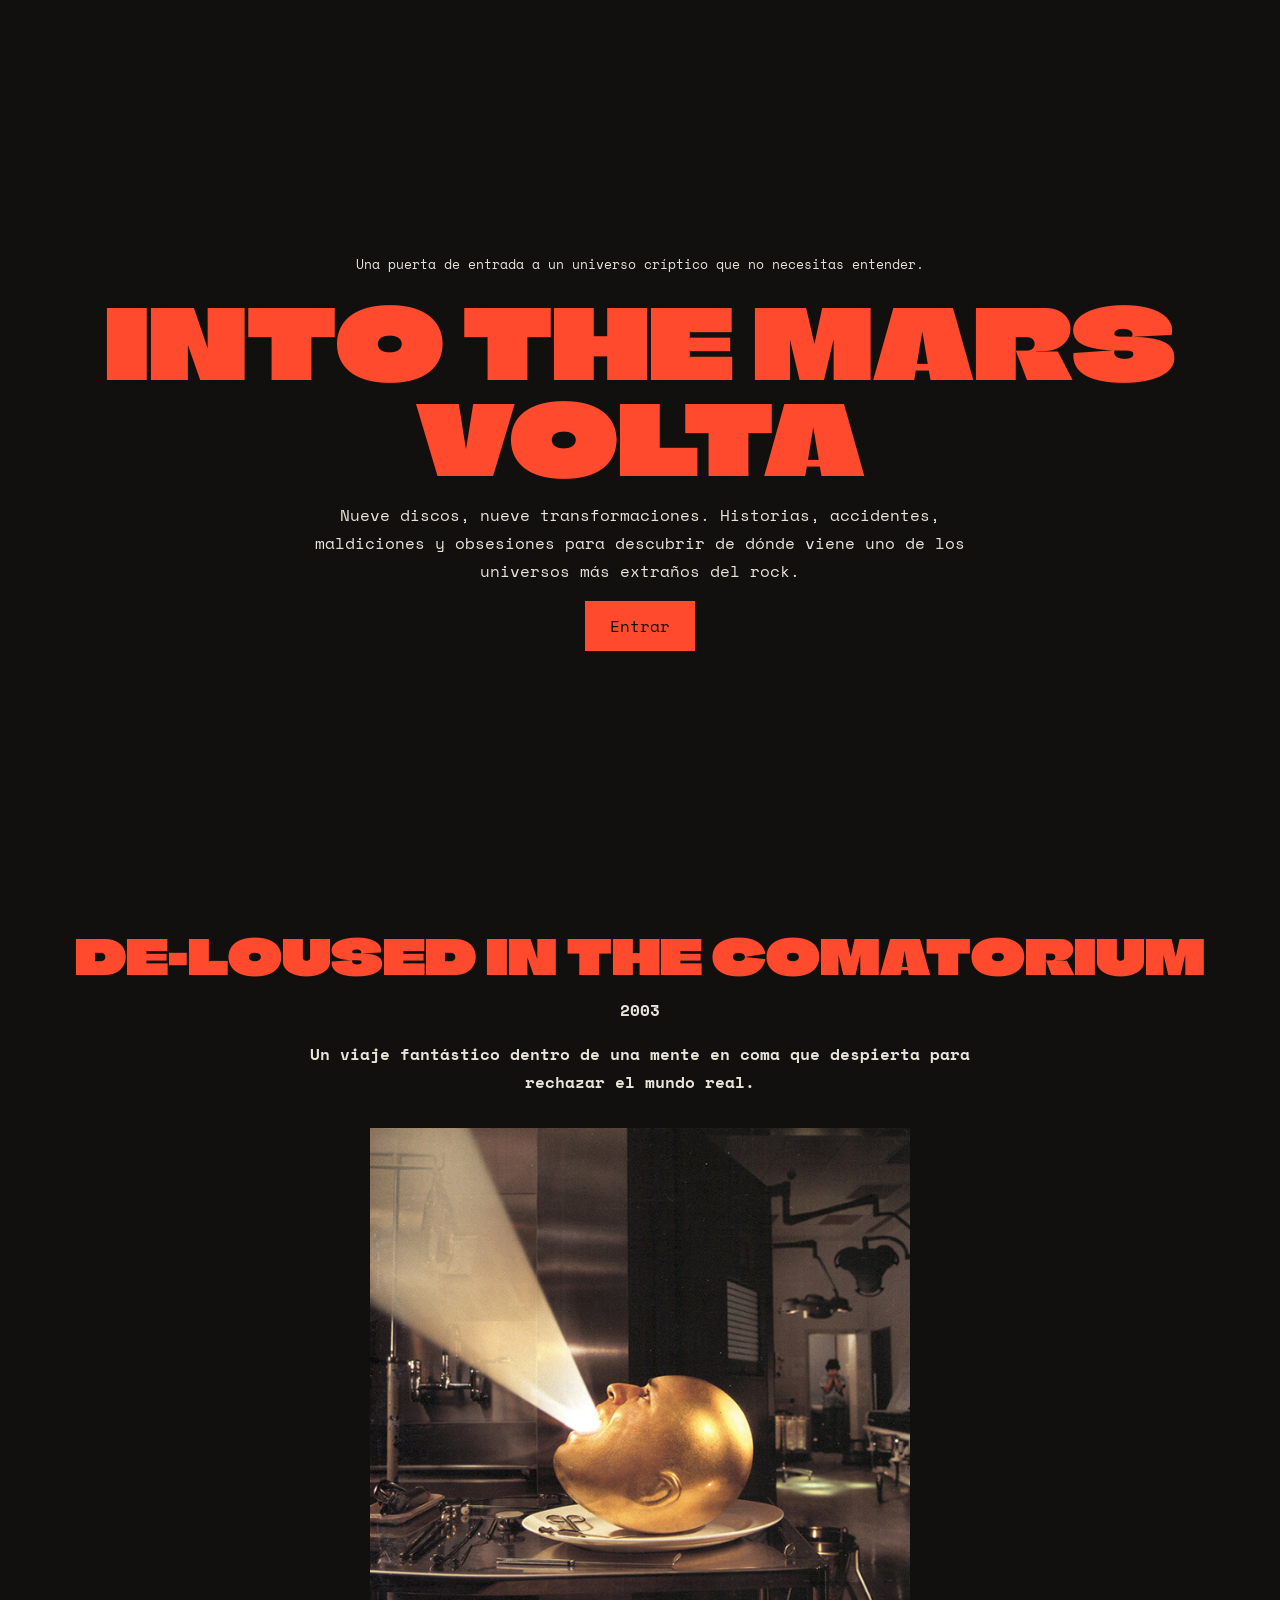
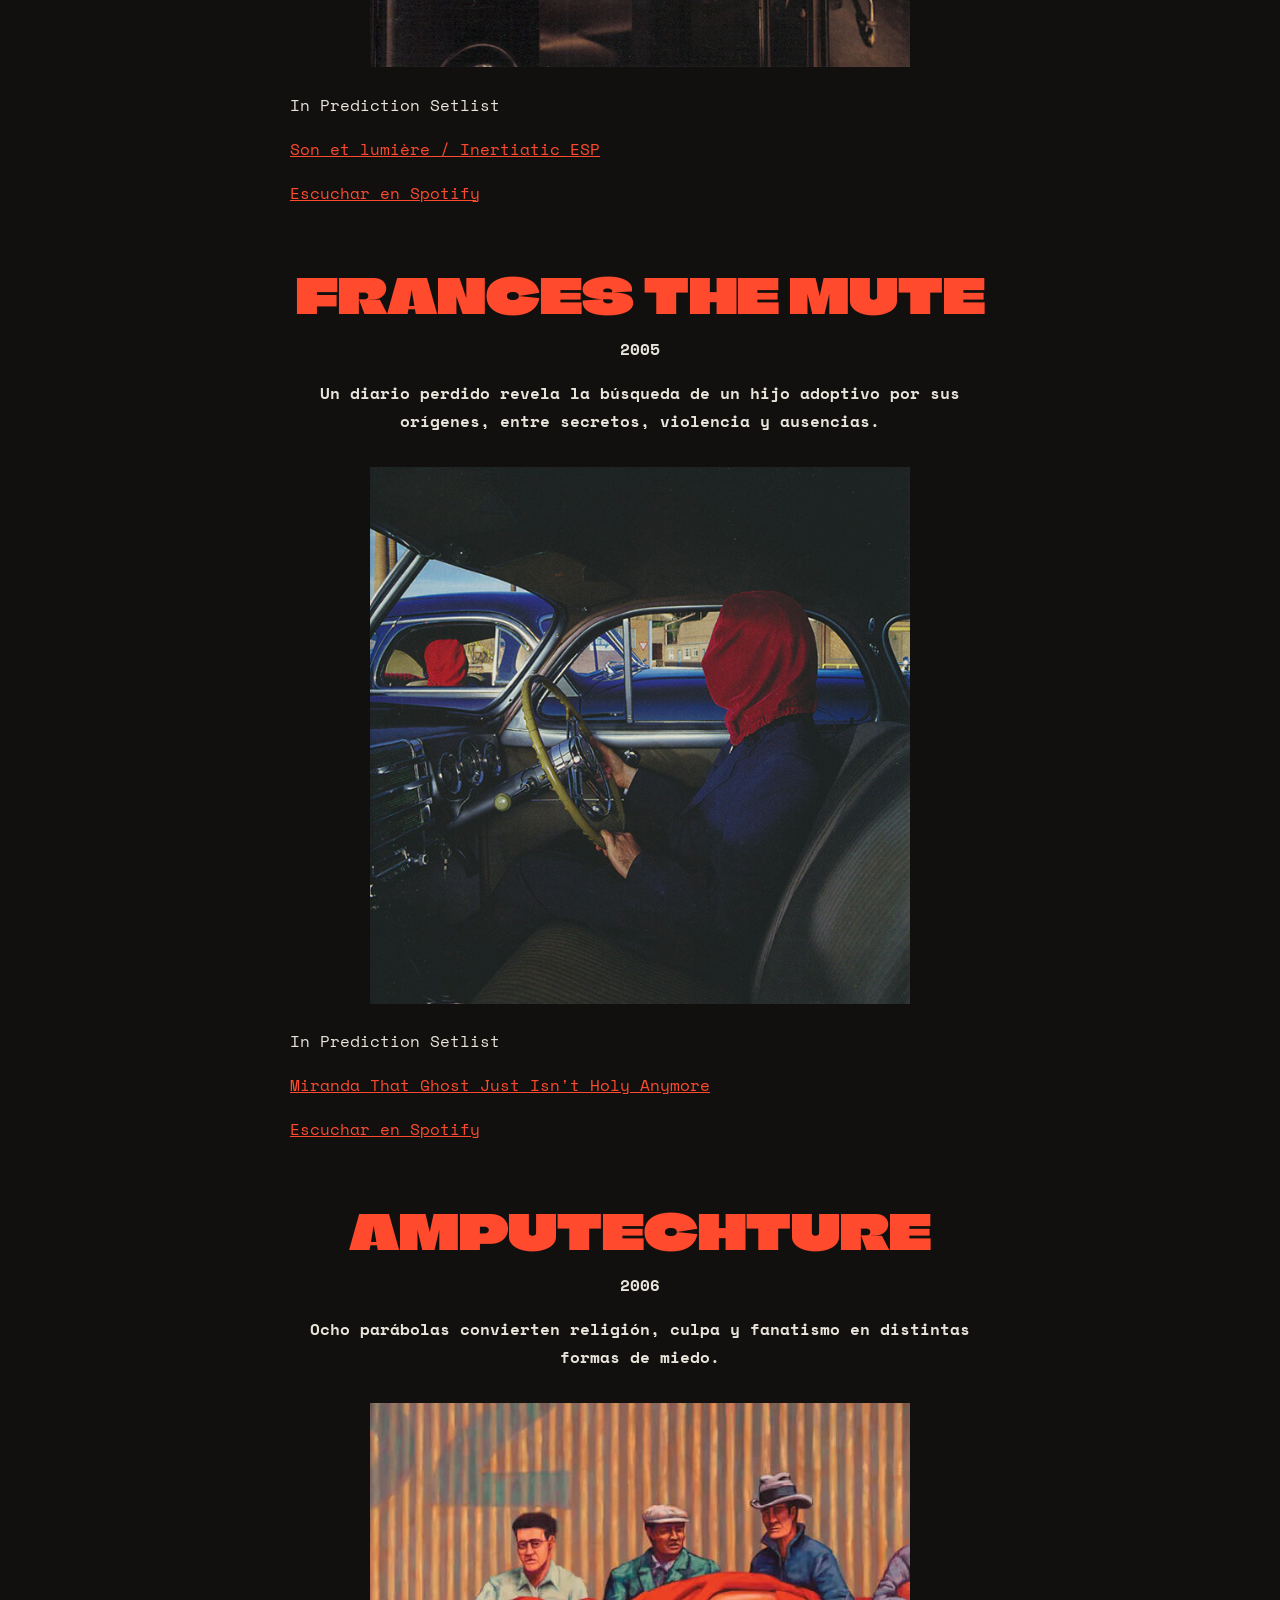
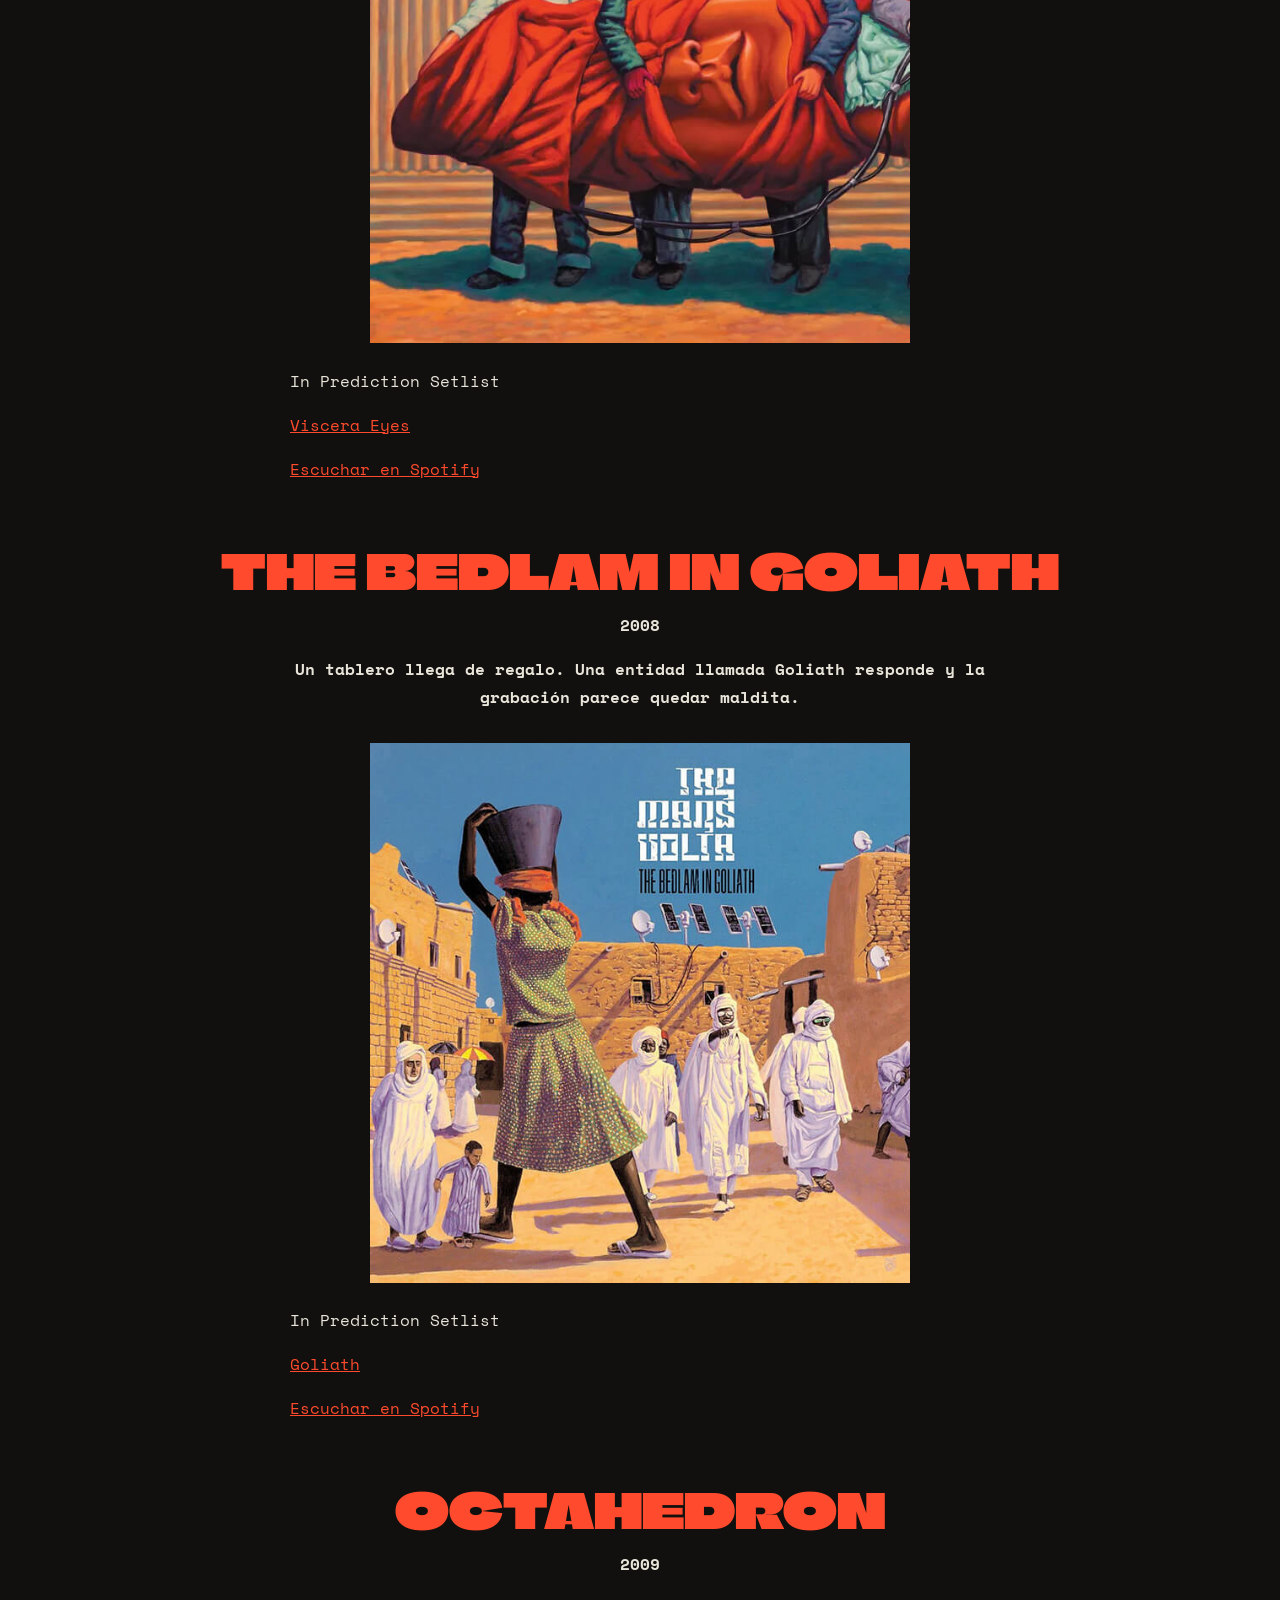
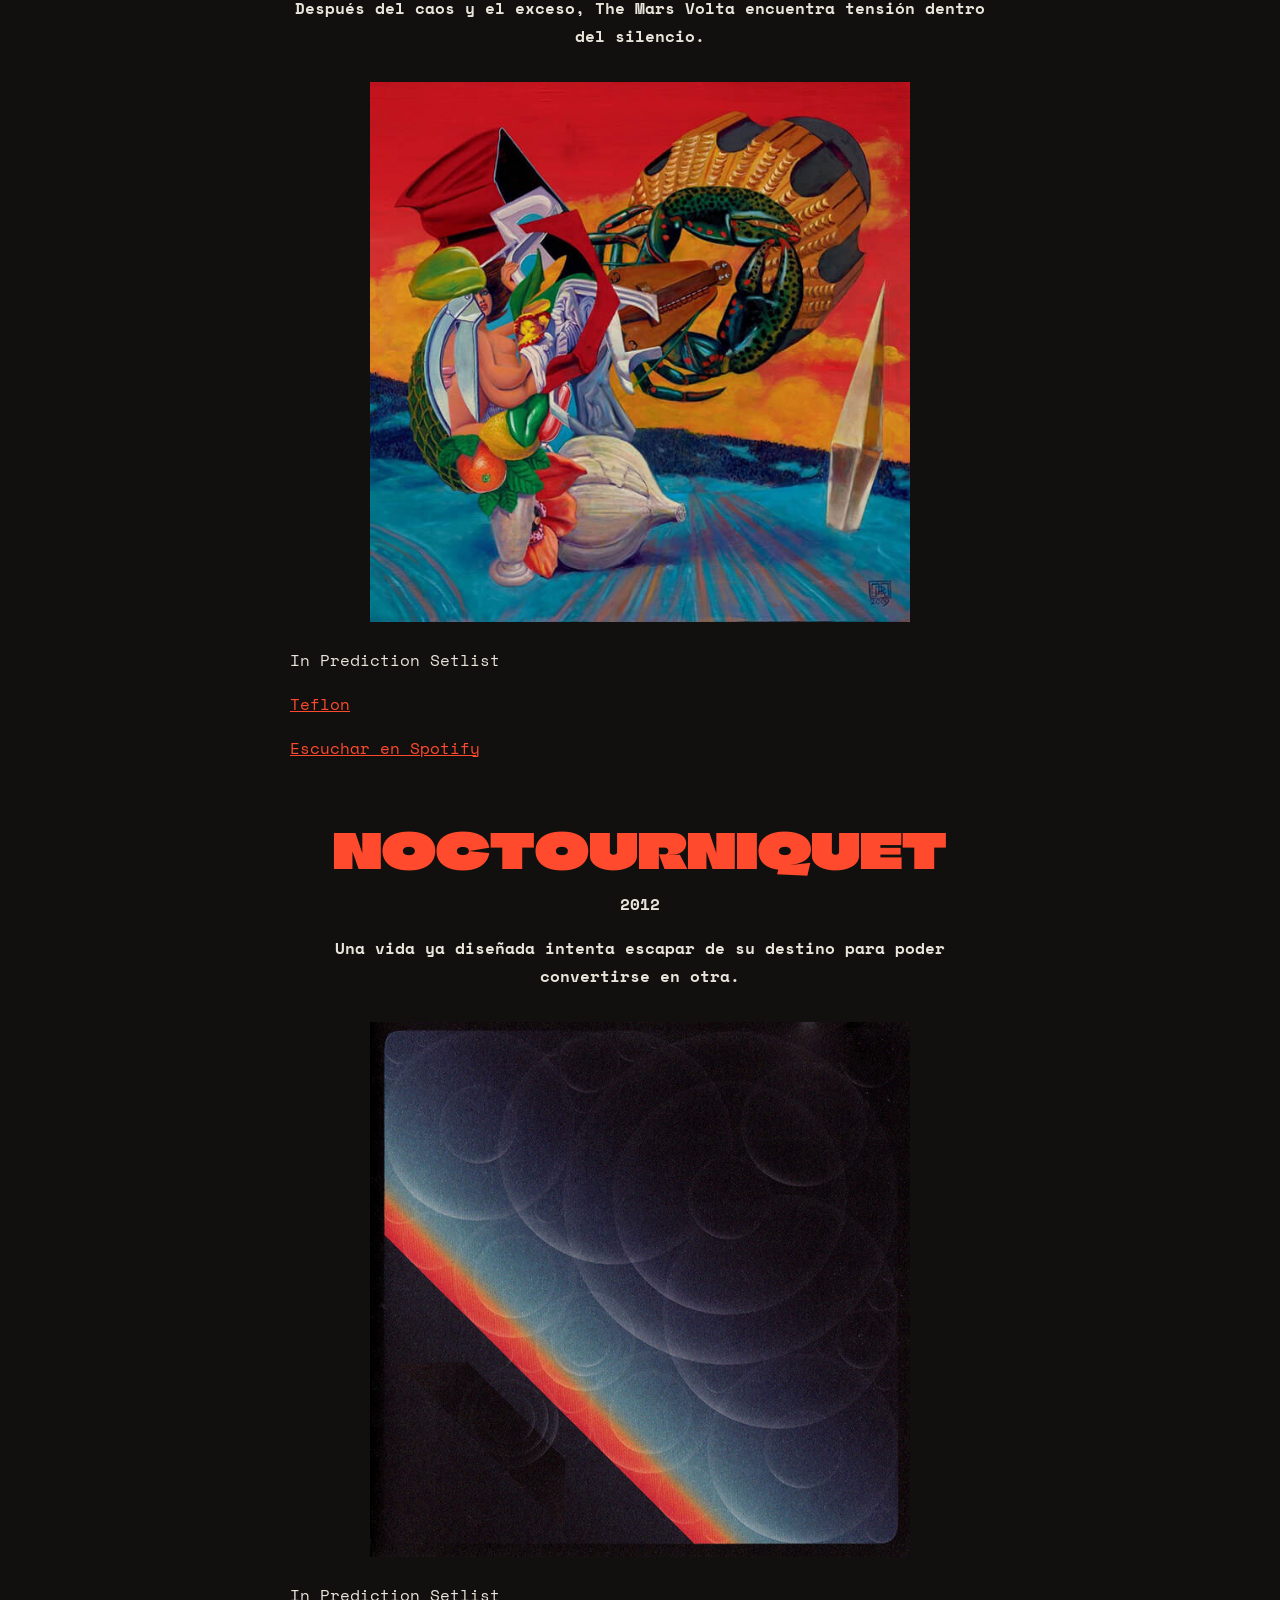
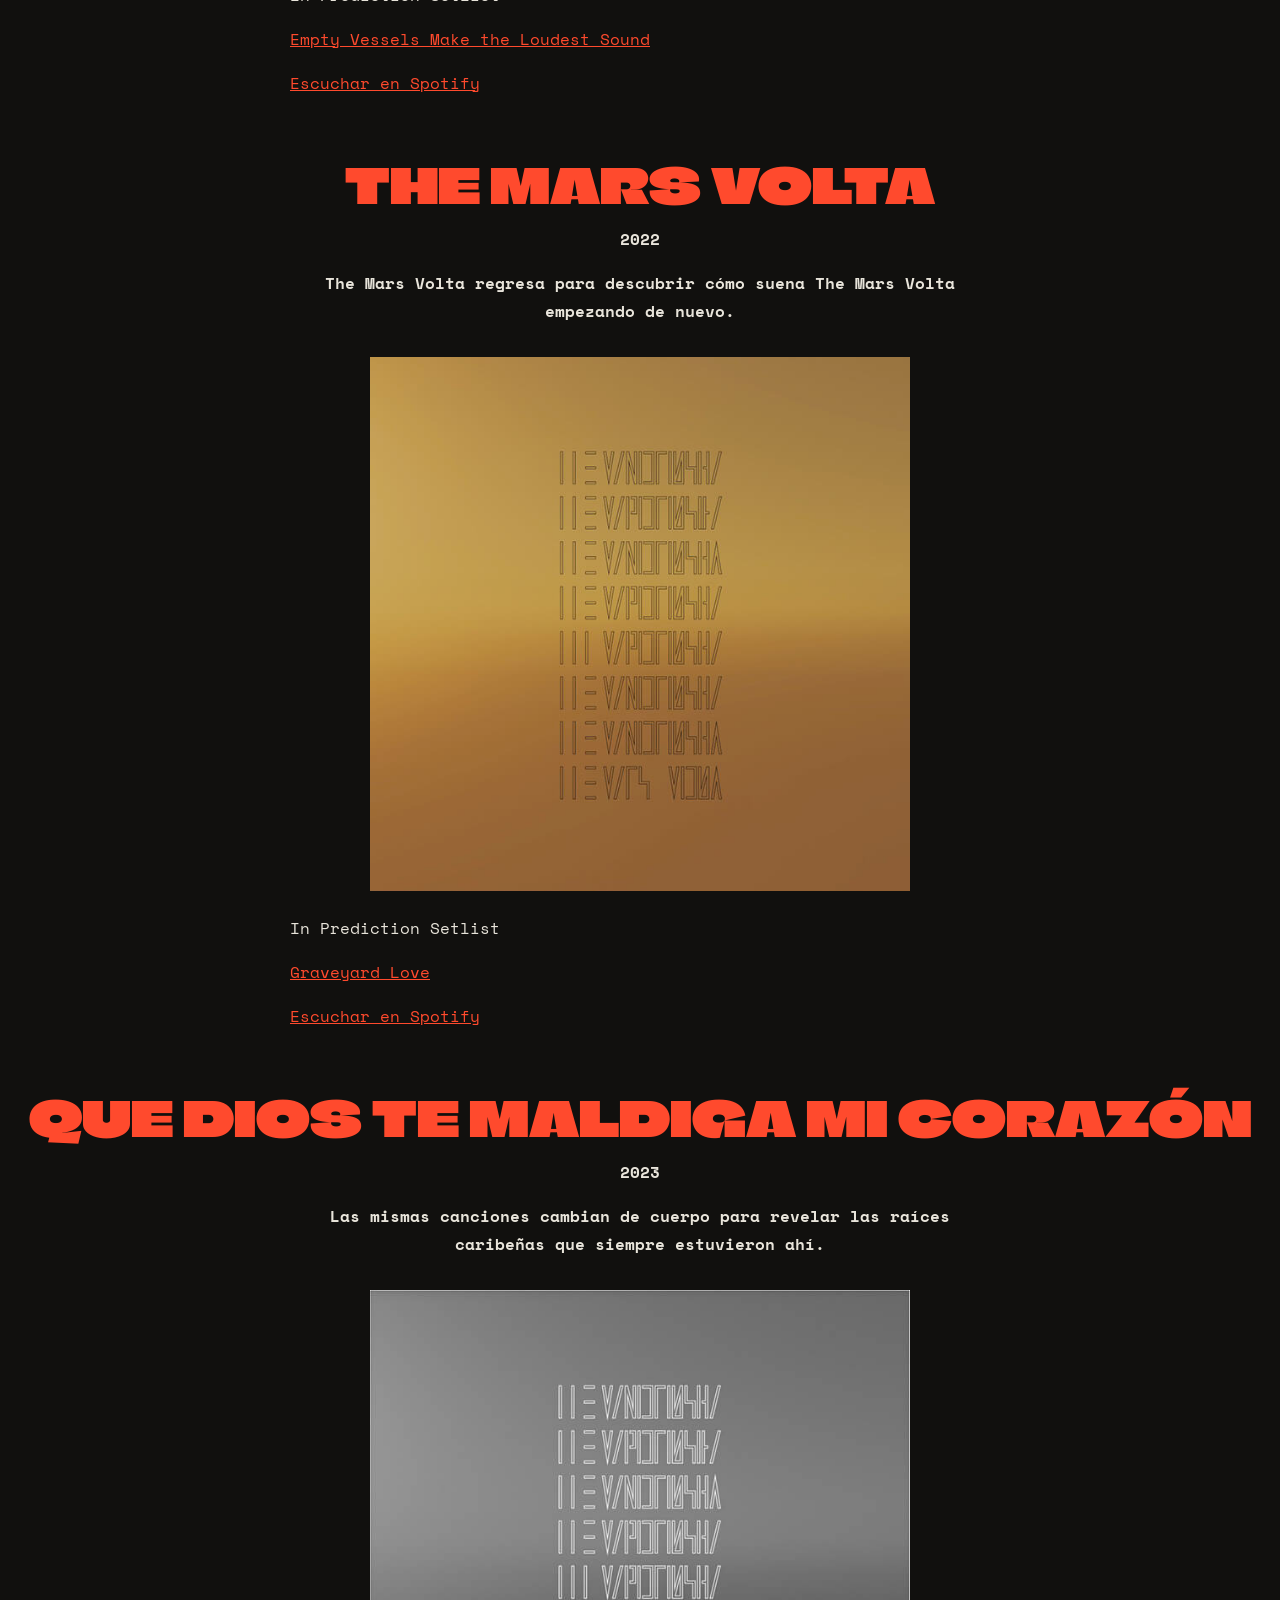
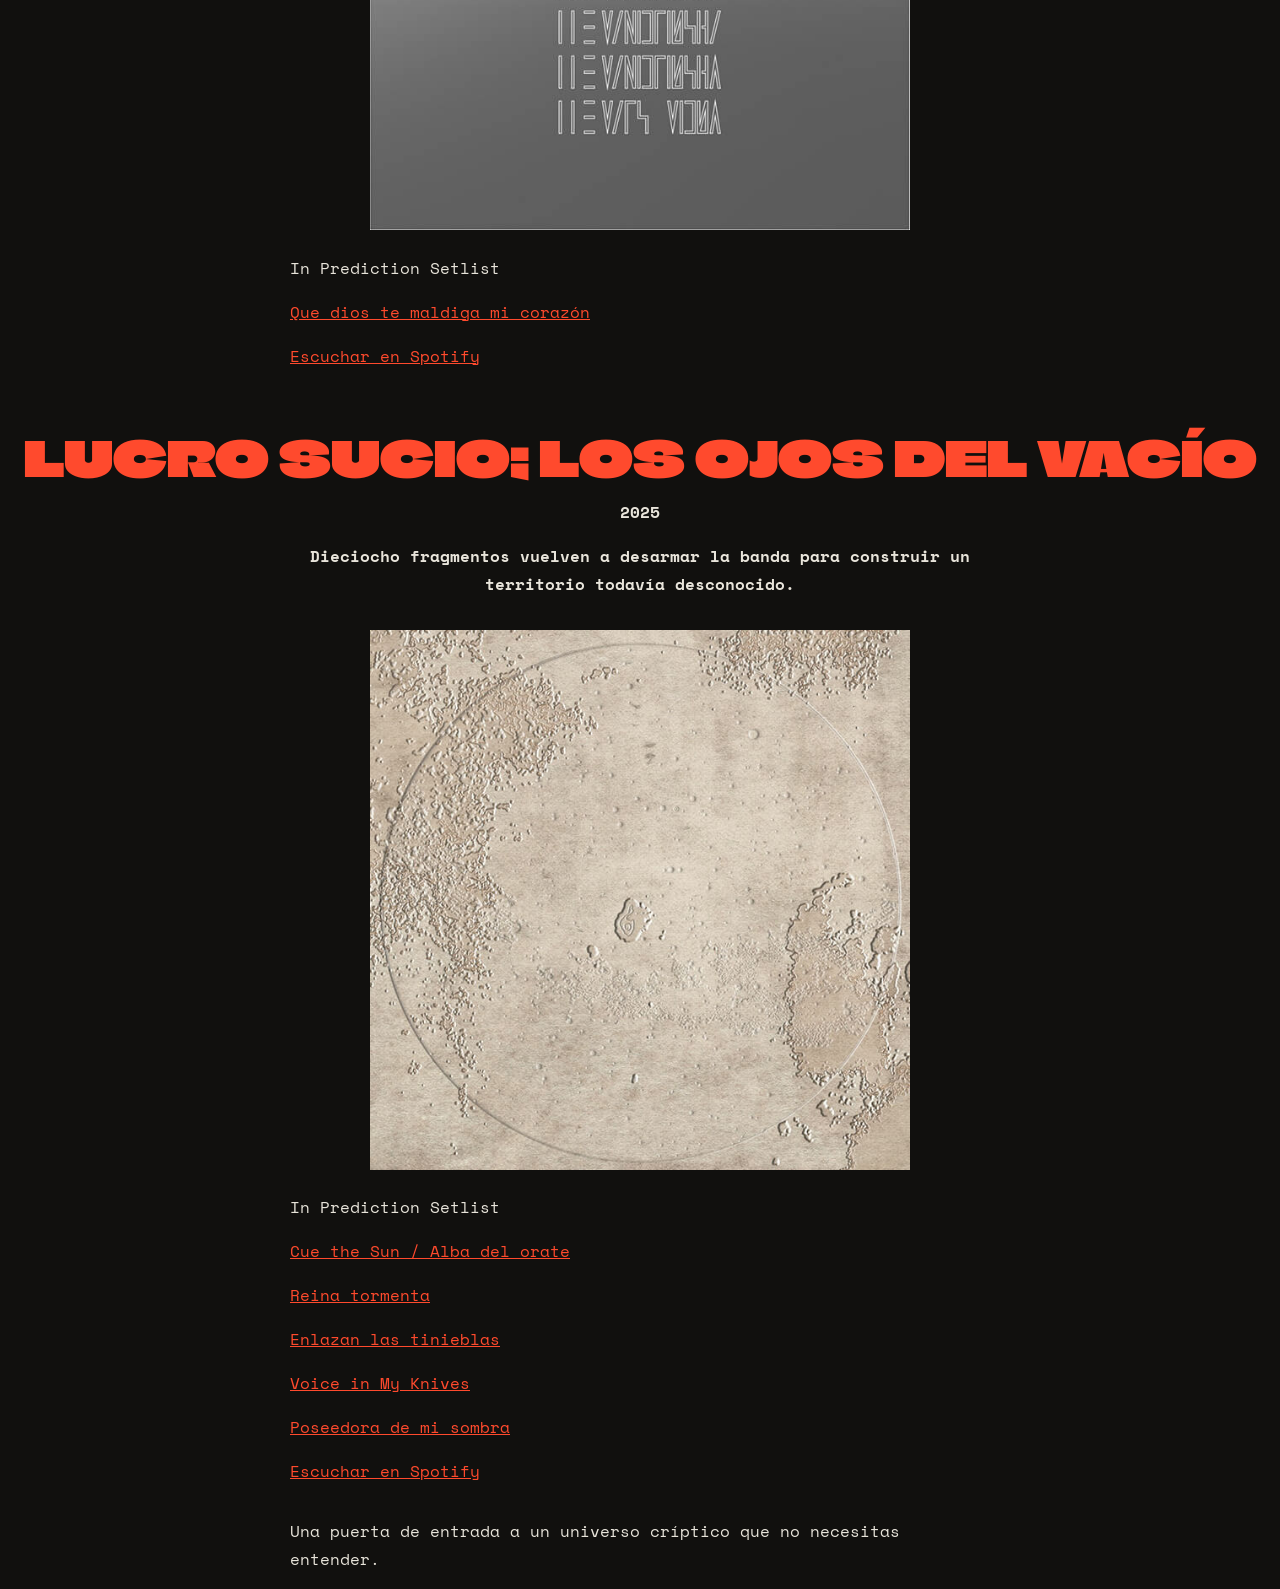
<file: index.html>
<!doctype html>

<html lang="es">
  <head>
    <!--
    HEAD
    Contiene información sobre el documento.
    Aquí podemos definir metadata, título, favicon y archivos externos.
  -->
    <meta charset="utf-8" />
    <meta content="width=device-width, initial-scale=1.0" name="viewport" />
    <link href="https://fonts.googleapis.com" rel="preconnect" />
    <link crossorigin="" href="https://fonts.gstatic.com" rel="preconnect" />
    <link
      href="https://fonts.googleapis.com/css2?family=Climate+Crisis:YEAR@1979..2050&family=Geist+Pixel:ELSH@0..100&family=League+Gothic:wdth@75..100&family=Nabla:EDPT,EHLT@0..200,0..24&family=Orbit&family=Space+Mono:ital,wght@0,400;0,700;1,400;1,700&family=Turret+Road:wght@200;300;400;500;700;800&family=Unbounded:wght@200..900&family=Vina+Sans&display=swap"
      rel="stylesheet"
    />
    <meta
      content="Una entrada al universo de The Mars Volta a través de las historias, ideas y transformaciones detrás de cada álbum."
      name="description"
    />
    <title>Into The Mars Volta</title>
    <!-- Favicon -->
    <link href="favicon.ico" rel="icon" />
    <!-- Hoja de estilos externa -->
    <link href="./css/style.css" rel="stylesheet" />
  </head>
  <body>
    <!--
    HEADER
    Contenido introductorio del documento.
  -->
    <header class="hero">
      <p>
        <small
          >Una puerta de entrada a un universo críptico que no necesitas
          entender.</small
        >
      </p>
      <h1>Into The Mars Volta</h1>
      <p>
        Nueve discos, nueve transformaciones. Historias, accidentes, maldiciones
        y obsesiones para descubrir de dónde viene uno de los universos más
        extraños del rock.
      </p>
      <a class="cta" href="#de-loused-in-the-comatorium">Entrar</a>
    </header>
    <!--
    MAIN
    Contiene el contenido principal del documento.
  -->
    <main>
      <section id="de-loused-in-the-comatorium">
        <header>
          <h2>De-Loused in the Comatorium</h2>
          <p><strong>2003</strong></p>
          <p>
            <strong
              >Un viaje fantástico dentro de una mente en coma que despierta
              para rechazar el mundo real.</strong
            >
          </p>
        </header>
        <figure>
          <a
            aria-label="Escuchar De-Loused in the Comatorium en Spotify"
            href="https://open.spotify.com/album/0CA2EVHhRPR5VPV78KZw89"
            rel="noopener"
            target="_blank"
            ><img
              alt="Portada de De-Loused in the Comatorium"
              src="./img/deloused-in-the-comatorium.jpg"
          /></a>
        </figure>
        <ul class="enlaces-album">
          <li>In Prediction Setlist</li>
          <li>
            <a
              href="https://www.setlist.fm/search?query=Son+et+lumi%C3%A8re+Inertiatic+ESP"
              rel="noopener"
              target="_blank"
              >Son et lumière / Inertiatic ESP</a
            >
          </li>
        </ul>
        <p>
          <a
            href="https://open.spotify.com/album/0CA2EVHhRPR5VPV78KZw89"
            rel="noopener"
            target="_blank"
            >Escuchar en Spotify</a
          >
        </p>
      </section>
      <section id="frances-the-mute">
        <header>
          <h2>Frances the Mute</h2>
          <p><strong>2005</strong></p>
          <p>
            <strong
              >Un diario perdido revela la búsqueda de un hijo adoptivo por sus
              orígenes, entre secretos, violencia y ausencias.</strong
            >
          </p>
        </header>
        <figure>
          <a
            aria-label="Escuchar Frances the Mute en Spotify"
            href="https://open.spotify.com/album/30iqYID1JMBXLVFfErwTSd"
            rel="noopener"
            target="_blank"
            ><img
              alt="Portada de Frances the Mute"
              src="./img/frances-the-mute.jpg"
          /></a>
        </figure>
        <ul class="enlaces-album">
          <li>In Prediction Setlist</li>
          <li>
            <a
              href="https://www.setlist.fm/search?query=Miranda+That+Ghost+Just+Isnt+Holy+Anymore"
              rel="noopener"
              target="_blank"
              >Miranda That Ghost Just Isn't Holy Anymore</a
            >
          </li>
        </ul>
        <p>
          <a
            href="https://open.spotify.com/album/30iqYID1JMBXLVFfErwTSd"
            rel="noopener"
            target="_blank"
            >Escuchar en Spotify</a
          >
        </p>
      </section>
      <section id="amputechture">
        <header>
          <h2>Amputechture</h2>
          <p><strong>2006</strong></p>
          <p>
            <strong
              >Ocho parábolas convierten religión, culpa y fanatismo en
              distintas formas de miedo.</strong
            >
          </p>
        </header>
        <figure>
          <a
            aria-label="Escuchar Amputechture en Spotify"
            href="https://open.spotify.com/album/5OISte8J6DV61Vad0W0Cv9"
            rel="noopener"
            target="_blank"
            ><img
              alt="Portada de Amputechture"
              src="./img/amputechture.jpg"
          /></a>
        </figure>
        <ul class="enlaces-album">
          <li>In Prediction Setlist</li>
          <li>
            <a
              href="https://www.setlist.fm/search?query=Viscera+Eyes"
              rel="noopener"
              target="_blank"
              >Viscera Eyes</a
            >
          </li>
        </ul>
        <p>
          <a
            href="https://open.spotify.com/album/5OISte8J6DV61Vad0W0Cv9"
            rel="noopener"
            target="_blank"
            >Escuchar en Spotify</a
          >
        </p>
      </section>
      <section id="the-bedlam-in-goliath">
        <header>
          <h2>The Bedlam in Goliath</h2>
          <p><strong>2008</strong></p>
          <p>
            <strong
              >Un tablero llega de regalo. Una entidad llamada Goliath responde
              y la grabación parece quedar maldita.</strong
            >
          </p>
        </header>
        <figure>
          <a
            aria-label="Escuchar The Bedlam in Goliath en Spotify"
            href="https://open.spotify.com/album/62t7avflSxMRfEoJEhFikS"
            rel="noopener"
            target="_blank"
            ><img
              alt="Portada de The Bedlam in Goliath"
              src="./img/the-bedlam-in-goliat.jpg"
          /></a>
        </figure>
        <ul class="enlaces-album">
          <li>In Prediction Setlist</li>
          <li>
            <a
              href="https://www.setlist.fm/search?query=Goliath"
              rel="noopener"
              target="_blank"
              >Goliath</a
            >
          </li>
        </ul>
        <p>
          <a
            href="https://open.spotify.com/album/62t7avflSxMRfEoJEhFikS"
            rel="noopener"
            target="_blank"
            >Escuchar en Spotify</a
          >
        </p>
      </section>
      <section id="octahedron">
        <header>
          <h2>Octahedron</h2>
          <p><strong>2009</strong></p>
          <p>
            <strong
              >Después del caos y el exceso, The Mars Volta encuentra tensión
              dentro del silencio.</strong
            >
          </p>
        </header>
        <figure>
          <a
            aria-label="Escuchar Octahedron en Spotify"
            href="https://open.spotify.com/album/4xXNbd7MX40ITAp04aQZrh"
            rel="noopener"
            target="_blank"
            ><img
              alt="Portada de Octahedron"
              src="./img/octahedron.jpg"
          /></a>
        </figure>
        <ul class="enlaces-album">
          <li>In Prediction Setlist</li>
          <li>
            <a
              href="https://www.setlist.fm/search?query=Teflon"
              rel="noopener"
              target="_blank"
              >Teflon</a
            >
          </li>
        </ul>
        <p>
          <a
            href="https://open.spotify.com/album/4xXNbd7MX40ITAp04aQZrh"
            rel="noopener"
            target="_blank"
            >Escuchar en Spotify</a
          >
        </p>
      </section>
      <section id="noctourniquet">
        <header>
          <h2>Noctourniquet</h2>
          <p><strong>2012</strong></p>
          <p>
            <strong
              >Una vida ya diseñada intenta escapar de su destino para poder
              convertirse en otra.</strong
            >
          </p>
        </header>
        <figure>
          <a
            aria-label="Escuchar Noctourniquet en Spotify"
            href="https://open.spotify.com/album/5GyGFzu6xezfUvT3eImX1G"
            rel="noopener"
            target="_blank"
            ><img
              alt="Portada de Noctourniquet"
              src="./img/noctourniquet.jpg"
          /></a>
        </figure>

        <ul class="enlaces-album">
          <li>In Prediction Setlist</li>
          <li>
            <a
              href="https://www.setlist.fm/search?query=Empty+Vessels+Make+the+Loudest+Sound"
              rel="noopener"
              target="_blank"
              >Empty Vessels Make the Loudest Sound</a
            >
          </li>
        </ul>
        <p>
          <a
            href="https://open.spotify.com/album/5GyGFzu6xezfUvT3eImX1G"
            rel="noopener"
            target="_blank"
            >Escuchar en Spotify</a
          >
        </p>
      </section>
      <section id="the-mars-volta">
        <header>
          <h2>The Mars Volta</h2>
          <p><strong>2022</strong></p>
          <p>
            <strong
              >The Mars Volta regresa para descubrir cómo suena The Mars Volta
              empezando de nuevo.</strong
            >
          </p>
        </header>
        <figure>
          <a
            aria-label="Escuchar The Mars Volta en Spotify"
            href="https://open.spotify.com/album/6teekrqj0fRPceftGFToBR"
            rel="noopener"
            target="_blank"
            ><img
              alt="Portada de The Mars Volta"
              src="./img/the-mars-volta.jpg"
          /></a>
        </figure>

        <ul class="enlaces-album">
          <li>In Prediction Setlist</li>
          <li>
            <a
              href="https://www.setlist.fm/search?query=Graveyard+Love"
              rel="noopener"
              target="_blank"
              >Graveyard Love</a
            >
          </li>
        </ul>
        <p>
          <a
            href="https://open.spotify.com/album/6teekrqj0fRPceftGFToBR"
            rel="noopener"
            target="_blank"
            >Escuchar en Spotify</a
          >
        </p>
      </section>
      <section id="que-dios-te-maldiga-mi-corazon">
        <header>
          <h2>Que Dios Te Maldiga Mi Corazón</h2>
          <p><strong>2023</strong></p>
          <p>
            <strong
              >Las mismas canciones cambian de cuerpo para revelar las raíces
              caribeñas que siempre estuvieron ahí.</strong
            >
          </p>
        </header>
        <figure>
          <a
            aria-label="Escuchar Que Dios Te Maldiga Mi Corazón en Spotify"
            href="https://open.spotify.com/album/2fggWjiMH2tQth1CwO2vKl"
            rel="noopener"
            target="_blank"
            ><img
              alt="Portada de Que Dios Te Maldiga Mi Corazón"
              src="./img/que-dios-te-maldiga-corazon.jpg"
          /></a>
        </figure>
        <ul class="enlaces-album">
          <li>In Prediction Setlist</li>
          <li>
            <a
              href="https://www.setlist.fm/search?query=Que+dios+te+maldiga+mi+coraz%C3%B3n"
              rel="noopener"
              target="_blank"
              >Que dios te maldiga mi corazón</a
            >
          </li>
        </ul>
        <p>
          <a
            href="https://open.spotify.com/album/2fggWjiMH2tQth1CwO2vKl"
            rel="noopener"
            target="_blank"
            >Escuchar en Spotify</a
          >
        </p>
      </section>
      <section id="lucro-sucio-los-ojos-del-vacio">
        <header>
          <h2>Lucro sucio; Los ojos del vacío</h2>
          <p><strong>2025</strong></p>
          <p>
            <strong
              >Dieciocho fragmentos vuelven a desarmar la banda para construir
              un territorio todavía desconocido.</strong
            >
          </p>
        </header>
        <figure>
          <a
            aria-label="Escuchar Lucro sucio; Los ojos del vacío en Spotify"
            href="https://open.spotify.com/album/0eHXKWp81IW9Hv9pAvuEty"
            rel="noopener"
            target="_blank"
            ><img
              alt="Portada de Lucro sucio; Los ojos del vacío"
              src="./img/lucro-sucio-los-ojos-del-vacio.jpg"
          /></a>
        </figure>
        <ul class="enlaces-album">
          <li>In Prediction Setlist</li>
          <li>
            <a
              href="https://www.setlist.fm/search?query=Cue+the+Sun+Alba+del+orate"
              rel="noopener"
              target="_blank"
              >Cue the Sun / Alba del orate</a
            >
          </li>
          <li>
            <a
              href="https://www.setlist.fm/search?query=Reina+tormenta"
              rel="noopener"
              target="_blank"
              >Reina tormenta</a
            >
          </li>
          <li>
            <a
              href="https://www.setlist.fm/search?query=Enlazan+las+tinieblas"
              rel="noopener"
              target="_blank"
              >Enlazan las tinieblas</a
            >
          </li>
          <li>
            <a
              href="https://www.setlist.fm/search?query=Voice+in+My+Knives"
              rel="noopener"
              target="_blank"
              >Voice in My Knives</a
            >
          </li>
          <li>
            <a
              href="https://www.setlist.fm/search?query=Poseedora+de+mi+sombra"
              rel="noopener"
              target="_blank"
              >Poseedora de mi sombra</a
            >
          </li>
        </ul>
        <p>
          <a
            href="https://open.spotify.com/album/0eHXKWp81IW9Hv9pAvuEty"
            rel="noopener"
            target="_blank"
            >Escuchar en Spotify</a
          >
        </p>
      </section>
    </main>
    <!--
    FOOTER
    Contiene información de cierre o complementaria.
  -->
    <footer>
      <p>
        Una puerta de entrada a un universo críptico que no necesitas entender.
      </p>
    </footer>
  </body>
</html>
</file>
<file: css/style.css>
/*
  ============================================================
  TOKENS
  ============================================================

  Variables reutilizables para mantener un sistema visual
  consistente en todo el documento.
*/

:root {
  --background: #F2F1ED;
  --text: #111111;
  --accent: #E21B16;

  --background: #11100E;
  --text: #E8E4DA;
  --accent: #FF4A2D;

  --font-climate-crisis: "Climate Crisis";
  --font-league-gothic: "League Gothic";
  --font-space-mono: "Space Mono";
  --font-unbounded: "Unbounded";
  --font-vina-sans: "Vina Sans";

  --font-primary: var(--font-climate-crisis);
  --font-secondary: var(--font-space-mono);

  --font-size-body: 1rem;
  --font-size-h1: 3rem;
  --font-size-h2: 2rem;
  --font-size-h3: 1.25rem;
}

/*
  ============================================================
  SELECTOR UNIVERSAL
  ============================================================
  * funciona como un comodín.
  Selecciona todos los elementos HTML.
*/

* {
  box-sizing: border-box;
}


/*
  ============================================================
  BODY
  ============================================================

  Define el sistema visual base del documento.
*/
body {
  margin: 0;
  background-color: var(--background);
  color: var(--text);
  font-family: var(--font-secondary);
  font-size: var(--font-size-body);
  line-height: 1.65;
  overflow-x: hidden;
}

header {
  text-align: center;
  margin-bottom: 2rem;
}

header p {
  text-wrap-style: balance;
  text-align: center;
}

.hero {
  min-height: 100vh;
  display: flex;
  flex-direction: column;
  align-items: center;
  justify-content: center;
  gap: 1rem;
  padding: 2rem;
  margin-bottom: 0;
}

.hero h1 {
  font-size: 6rem;
}

.hero p {
  margin: 0;
}

.cta {
  display: inline-block;
  padding: 0.65rem 1.5rem;
  border: 1px solid var(--accent);
  color: var(--background);
  background-color: var(--accent);
  font-family: var(--font-secondary);
  text-decoration: none;
}

.cta:hover,
.cta:focus-visible {
  color: var(--accent);
  background-color: transparent;
}

/*
  ============================================================
  LECTURA EDITORIAL
  ============================================================

  max-width en unidades ch limita el ancho de línea a una
  medida cómoda de lectura, sin importar el ancho del contenedor.
*/

p,
li,
blockquote {
  max-width: 70ch;
  line-height: 1.75;
  margin: 1em auto;
  text-align: left;
}

/*
  ============================================================
  JERARQUÍA TIPOGRÁFICA
  ============================================================

  HTML define la jerarquía.
  CSS controla su representación visual.
*/

h1,
h2,
h3 {
  font-size: var(--font-size-h1);
  font-family: var(--font-primary);
  color: var(--accent);
  line-height: 1;
  margin: 0;
  padding: 0;
  font-weight: 100;
  text-transform: uppercase;
}

h2 {
  color: var(--accent);
  text-transform: uppercase;
  line-height: 1em;
  margin-bottom: 0;
  font-weight: 100;
  font-variation-settings: 'wgth' 100;
}

h3 {
  font-family: var(--font-primary);
  font-size: var(--font-size-h3);
}


/*
  ============================================================
  LINKS
  ============================================================

  El color de acento identifica enlaces y acciones.
*/

a {
  color: var(--accent);
}


/*
  ============================================================
  CONTENEDOR PRINCIPAL
  ============================================================

  width:
  ocupa una proporción del espacio disponible.

  max-width:
  evita que el contenido crezca demasiado.

  margin: 0 auto:
  distribuye el espacio horizontal y centra la caja.
*/

main {
  text-align: center;
}


/*
  ============================================================
  ESPACIADO BÁSICO
  ============================================================
*/

main,
footer {
}

section {
  margin-bottom: 2rem;
  padding-top: 2em;
}

section + header p {
  text-align: center;
}

/*
  Listas de enlaces (Spotify, setlist) dentro de cada álbum.
*/
.enlaces-album {
  list-style: none;
  margin: 0;
  padding: 0;
}

.enlaces-album li {
  margin-bottom: 0.5rem;
}

nav {
  position: sticky;
  top: 0;
  margin-right: 1rem;
  background-color: var(--color-background);
  padding: 1em;
  text-align: center;
}

nav a {
  padding: 0.5rem;
}

img {
  max-width: 540px;
  width: 100%;
}
</file>
